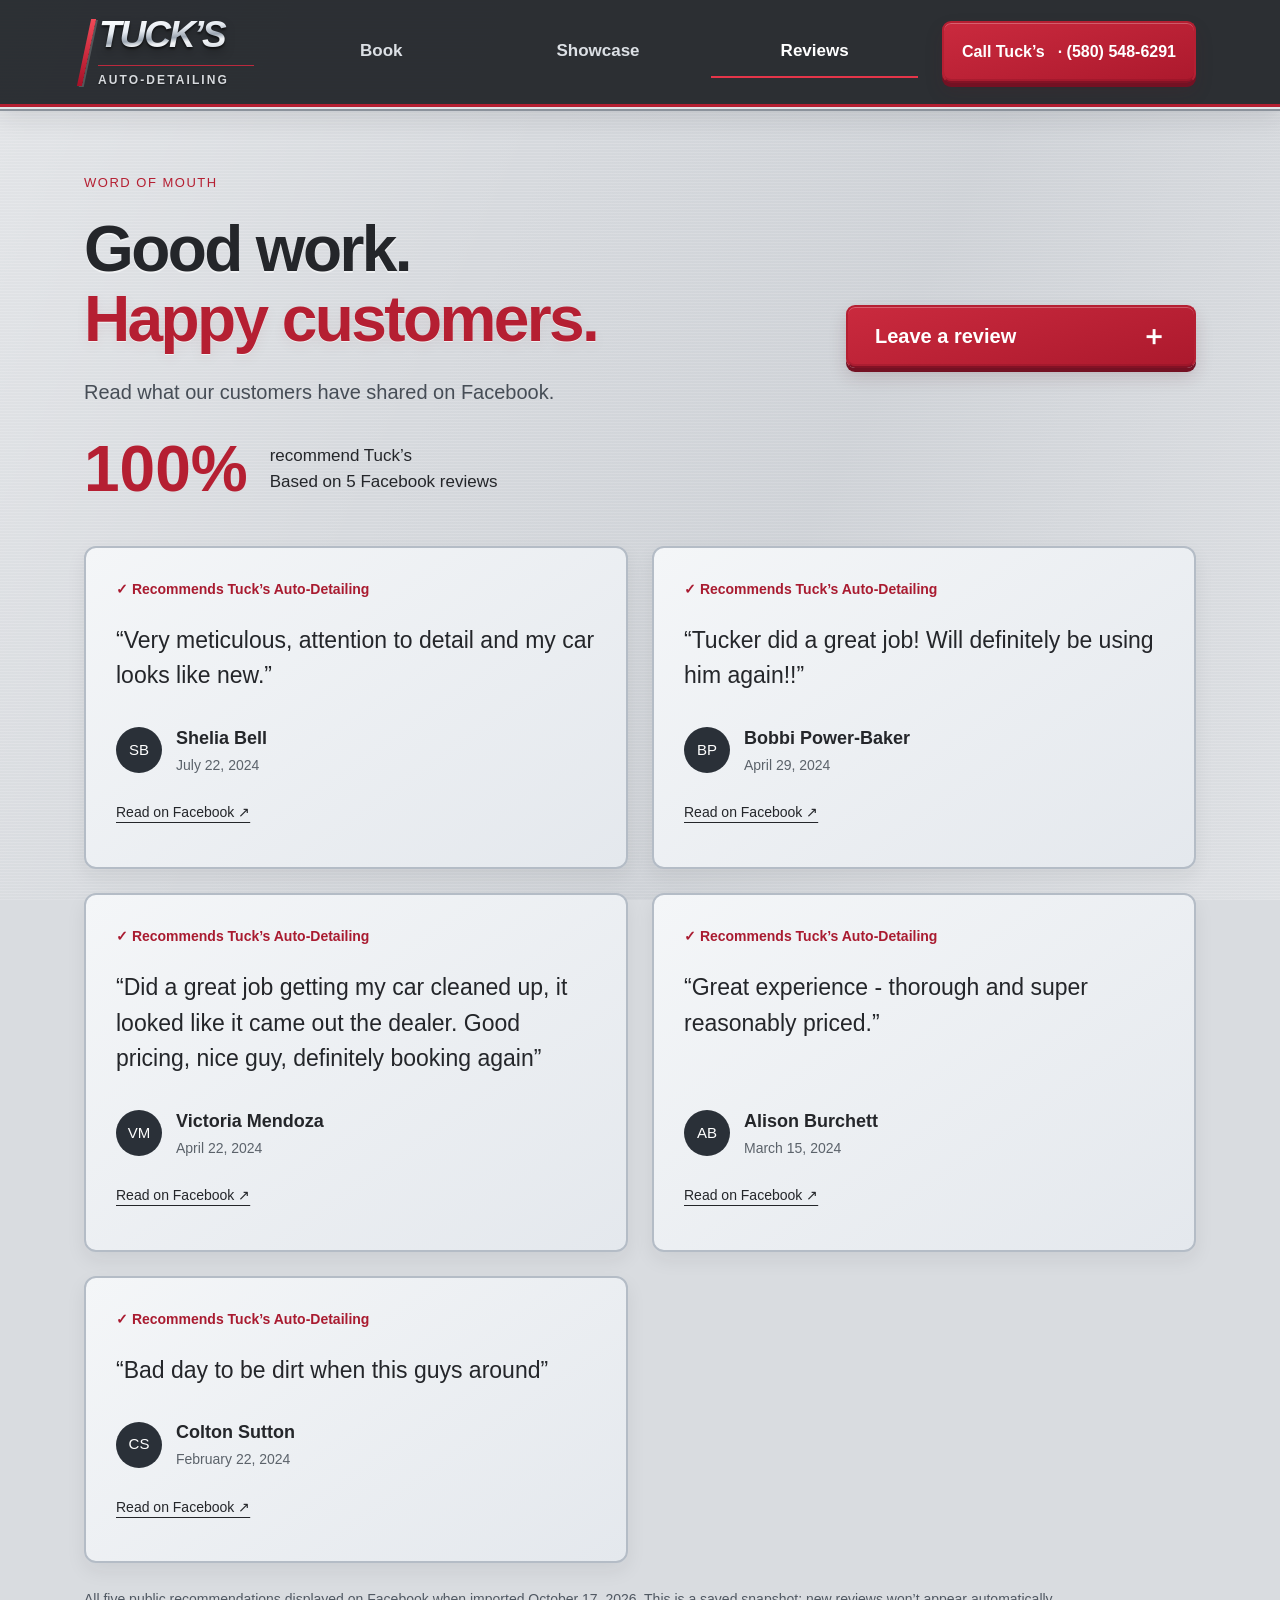
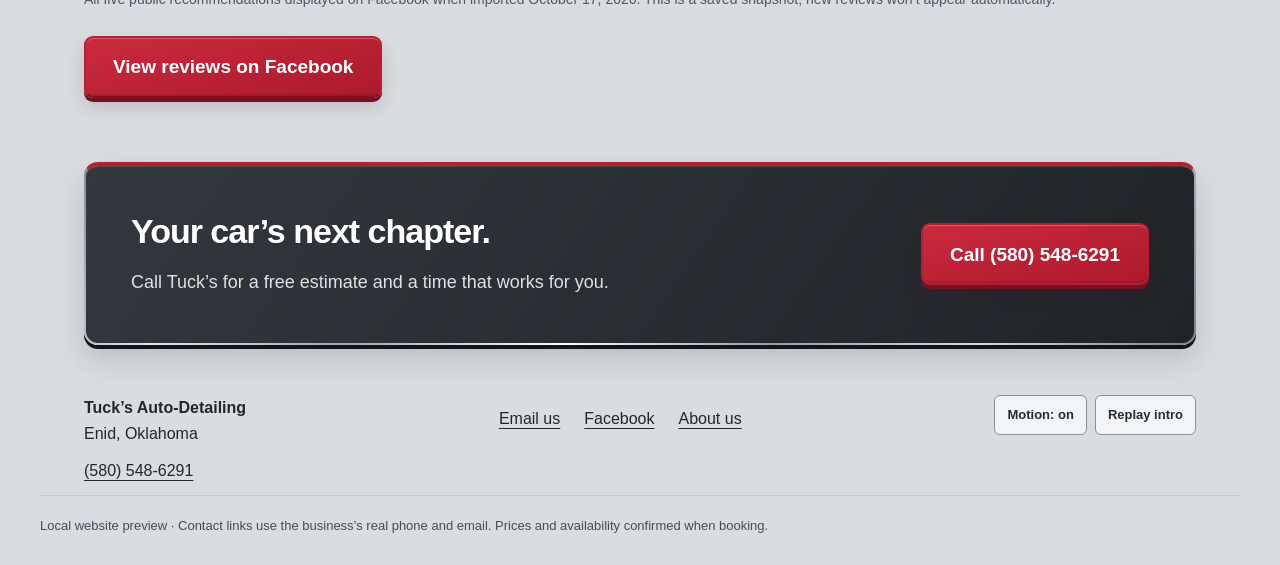
<file: reviews.html>
<!doctype html><html lang="en" data-motion="on"><head><meta charset="utf-8"><meta name="viewport" content="width=device-width,initial-scale=1"><meta name="description" content="Tuck’s Auto-Detailing in Enid, Oklahoma. Interior detailing, mobile service, and free estimates."><title>Reviews | Tuck’s Auto-Detailing</title><link rel="stylesheet" href="styles.css"></head><body><header class="header intro-playing"><div class="wrap header-inner"><a class="brand" href="index.html" aria-label="Tuck’s Auto-Detailing home"><strong>TUCK’S</strong><span>AUTO-DETAILING</span></a><nav class="main-nav" aria-label="Main navigation"><a href="index.html">Book</a><a href="showcase.html">Showcase</a><a href="reviews.html" aria-current="page">Reviews</a></nav><a class="button header-call" href="tel:+15805486291">Call Tuck’s<span class="desktop-number"> · (580) 548-6291</span></a></div></header><main class="wrap"><section class="page-intro review-intro"><div><span class="eyebrow">WORD OF MOUTH</span><h1>Good work.<br><span>Happy customers.</span></h1><p class="lead">Read what our customers have shared on Facebook.</p><div class="review-stat"><strong>100%</strong><span>recommend Tuck’s<br>Based on 5 Facebook reviews</span></div></div><details class="review-choice"><summary class="button">Leave a review <span aria-hidden="true">＋</span></summary><div class="review-choice-menu"><strong>Where would you like to review us?</strong><a href="https://www.google.com/maps/search/?api=1&amp;query=Tuck%27s+Auto-Detailing+Enid+Oklahoma" target="_blank" rel="noopener noreferrer"><span class="choice-mark">G</span><span><b>Google</b><small>Find Tuck’s on Google Maps</small></span><span aria-hidden="true">↗</span></a><a href="https://www.facebook.com/profile.php?id=61556598541101&amp;sk=reviews" target="_blank" rel="noopener noreferrer"><span class="choice-mark">f</span><span><b>Facebook</b><small>Leave a recommendation</small></span><span aria-hidden="true">↗</span></a><a href="mailto:SweetTuck03@gmail.com?subject=Feedback%20for%20Tuck%27s%20Auto-Detailing"><span class="choice-mark">✉</span><span><b>Direct feedback</b><small>Send Tuck’s an email</small></span><span aria-hidden="true">→</span></a></div></details></section><div class="review-grid"><article class="review-card"><div class="recommend">✓ Recommends Tuck’s Auto-Detailing</div><blockquote>“Very meticulous, attention to detail and my car looks like new.”</blockquote><div class="review-author"><span class="avatar" aria-hidden="true">SB</span><div><strong>Shelia Bell</strong><span>July 22, 2024</span></div></div><a class="text-link" href="https://www.facebook.com/shelia.bell.31/posts/pfbid028S9BRZPWaXhqU5VyvBHWyFimAbgVki5kikukpS99qHaEUPwJSN1ivzsTMSSRwf1tl" target="_blank" rel="noopener noreferrer">Read on Facebook ↗</a></article><article class="review-card"><div class="recommend">✓ Recommends Tuck’s Auto-Detailing</div><blockquote>“Tucker did a great job! Will definitely be using him again!!”</blockquote><div class="review-author"><span class="avatar" aria-hidden="true">BP</span><div><strong>Bobbi Power-Baker</strong><span>April 29, 2024</span></div></div><a class="text-link" href="https://www.facebook.com/bobbi.powerbaker/posts/pfbid0315tnsKkyigjem48dhnzBz1ThZbedGDoAhsZd8zvPnLRFg44KvhExFACgwXBZEZ5Jl" target="_blank" rel="noopener noreferrer">Read on Facebook ↗</a></article><article class="review-card"><div class="recommend">✓ Recommends Tuck’s Auto-Detailing</div><blockquote>“Did a great job getting my car cleaned up, it looked like it came out the dealer. Good pricing, nice guy, definitely booking again”</blockquote><div class="review-author"><span class="avatar" aria-hidden="true">VM</span><div><strong>Victoria Mendoza</strong><span>April 22, 2024</span></div></div><a class="text-link" href="https://www.facebook.com/victoria.mendoza.258863/posts/pfbid024FMLM11d48A4TDCnDf7rHV4piXaSpiYS66MBgJGz82ujQeky39xhttEvJFWsPkFl" target="_blank" rel="noopener noreferrer">Read on Facebook ↗</a></article><article class="review-card"><div class="recommend">✓ Recommends Tuck’s Auto-Detailing</div><blockquote>“Great experience - thorough and super reasonably priced.”</blockquote><div class="review-author"><span class="avatar" aria-hidden="true">AB</span><div><strong>Alison Burchett</strong><span>March 15, 2024</span></div></div><a class="text-link" href="https://www.facebook.com/alison.burchett.5/posts/pfbid0ke2yTgLChYvXLqojcvWr1M9iZewrHadYFke4quj5GBYESrBnTeAuF574YZDUrQKFl" target="_blank" rel="noopener noreferrer">Read on Facebook ↗</a></article><article class="review-card"><div class="recommend">✓ Recommends Tuck’s Auto-Detailing</div><blockquote>“Bad day to be dirt when this guys around”</blockquote><div class="review-author"><span class="avatar" aria-hidden="true">CS</span><div><strong>Colton Sutton</strong><span>February 22, 2024</span></div></div><a class="text-link" href="https://www.facebook.com/colton.sutton.9/posts/pfbid02cwh6U9q926ySWcK6WkcVuTPoLvLfqkxwZqYifdUr2sVWBKtt5xrzZUVzU14wWn1Kl" target="_blank" rel="noopener noreferrer">Read on Facebook ↗</a></article></div><p class="review-source">All five public recommendations displayed on Facebook when imported October 17, 2026. This is a saved snapshot; new reviews won’t appear automatically.</p><a class="button" href="https://www.facebook.com/profile.php?id=61556598541101&sk=reviews" target="_blank" rel="noopener noreferrer">View reviews on Facebook</a><section class="contact"><div><h2>Your car’s next chapter.</h2><p>Call Tuck’s for a free estimate and a time that works for you.</p></div><a class="button" href="tel:+15805486291">Call (580) 548-6291</a></section></main><footer class="site-footer wrap"><div><strong>Tuck’s Auto-Detailing</strong><br>Enid, Oklahoma<br><a href="tel:+15805486291">(580) 548-6291</a></div><div class="footer-links"><a href="mailto:SweetTuck03@gmail.com">Email us</a><a href="https://www.facebook.com/profile.php?id=61556598541101" target="_blank" rel="noopener noreferrer">Facebook</a><a href="index.html#about">About us</a></div><div class="preview-controls"><button id="motion-toggle" type="button" aria-pressed="true">Motion: on</button><button id="motion-replay" type="button">Replay intro</button></div></footer><div class="wrap note">Local website preview · Contact links use the business’s real phone and email. Prices and availability confirmed when booking.</div><div class="mobile-call"><a class="button" href="tel:+15805486291">Call Tuck’s · (580) 548-6291</a></div><script src="site.js" defer></script></body></html>
</file>
<file: styles.css>
:root{--charcoal:#24262a;--red:#b51f32;--silver:#eceef0;--paper:#f4f4f5;--muted:#555960;--line:#c8cbcf}*{box-sizing:border-box}html{scroll-behavior:smooth;scroll-padding-top:130px}body{margin:0;background:var(--paper);color:var(--charcoal);font:18px/1.65 Arial,Helvetica,sans-serif}a{color:inherit}a:focus-visible{outline:4px solid #a7192b;outline-offset:5px}.preview{text-align:center;background:#e1e3e6;padding:7px 18px;font-size:13px}.wrap{max-width:1200px;margin:auto;padding:0 44px}.header{position:sticky;top:0;background:rgba(244,244,245,.98);z-index:5;border-bottom:1px solid var(--line)}.header-inner{min-height:112px;display:flex;align-items:center;justify-content:space-between;gap:25px}.brand{text-decoration:none;line-height:1.1}.brand strong{font-size:34px;letter-spacing:-1.5px;display:block}.brand span{display:block;font-size:15px;letter-spacing:1px;margin-top:8px}.button{display:inline-flex;min-height:62px;padding:16px 27px;gap:13px;align-items:center;justify-content:center;border-radius:9px;background:var(--red);color:#fff;font-size:19px;font-weight:700;text-decoration:none;border:2px solid var(--red);line-height:1.35;transition:background .15s}.button:hover{background:#941729;border-color:#941729}.button svg{width:23px;height:23px;flex-shrink:0}.header-call{font-size:18px}.hero{padding:72px 0 62px;display:grid;grid-template-columns:1.2fr 1fr;align-items:center;gap:64px}.location{font-size:16px;font-weight:700;display:flex;gap:10px;align-items:center;color:var(--red)}.location:before{content:'';width:8px;height:8px;border-radius:50%;background:var(--red)}h1{font-size:clamp(42px,4.6vw,62px);font-weight:700;line-height:1.08;letter-spacing:-2.5px;margin:22px 0}h1 span{color:var(--red)}.lead{color:var(--muted);font-size:20px;line-height:1.6;max-width:510px;margin-bottom:29px}.hero-call{width:100%;max-width:410px;font-size:23px;padding:21px 22px;min-height:80px}.hero-call span{display:block}.hero-call small{display:block;font-size:20px;font-weight:400;letter-spacing:.5px;margin-top:4px}.support{font-size:16px;color:var(--muted);margin:13px 0 20px}.text-link{display:inline-flex;align-items:center;min-height:48px;font-size:17px;text-underline-offset:5px}.appointment{background:white;border:1px solid var(--line);border-radius:14px;padding:35px;box-shadow:0 14px 40px #24262a08}.appointment-label{font-size:15px;color:var(--red);font-weight:700;margin:0 0 14px}.appointment h2{font-size:29px;line-height:1.2;letter-spacing:-.8px}.appointment p{color:var(--muted);margin:16px 0 24px}.options{list-style:none;padding:0;margin:0}.options li{padding:15px 0;border-top:1px solid var(--line);display:flex;gap:15px;align-items:start}.check{color:var(--red);font-weight:700}.options strong{display:block;font-size:18px}.options small{font-size:16px;color:var(--muted);display:block;line-height:1.5;margin-top:3px}.trust{border-top:1px solid var(--line);border-bottom:1px solid var(--line);padding:23px 0;display:flex;justify-content:space-between;gap:25px;font-size:16px}.trust strong{color:var(--red)}section{scroll-margin-top:130px}.services{padding:65px 0}h2{font-size:38px;letter-spacing:-1px;line-height:1.2;margin:0 0 16px}.intro{color:var(--muted);max-width:680px;margin:0 0 30px}.cards{display:grid;grid-template-columns:repeat(3,1fr);gap:20px}.card{border:1px solid var(--line);border-radius:12px;padding:28px;background:#fff}.card .label{color:var(--red);font-size:15px;margin-bottom:20px}.card h3{font-size:23px;line-height:1.25;margin:0 0 12px}.card p{color:var(--muted);font-size:18px;margin:0;line-height:1.6}.process{background:var(--silver);padding:40px;border-radius:14px;display:grid;grid-template-columns:.9fr 1.1fr;gap:50px}.process p{color:var(--muted);margin-bottom:0}.steps{list-style:none;padding:0;margin:0;display:grid;gap:24px}.steps li{display:flex;gap:17px}.number{flex-shrink:0;display:flex;align-items:center;justify-content:center;width:38px;height:38px;border:1px solid #aeb2b8;border-radius:50%;font-size:16px;color:var(--red)}.steps strong{font-size:19px}.steps p{font-size:17px;margin:5px 0 0}.contact{background:var(--charcoal);color:#fff;padding:45px;border-radius:14px;margin:64px 0 35px;display:flex;justify-content:space-between;align-items:center;gap:35px}.contact h2{font-size:34px}.contact p{font-size:18px;color:#e0e1e4;margin:0}.contact .button{background:#f4f4f5;border-color:#f4f4f5;color:var(--charcoal);white-space:nowrap}.contact .button:hover{background:#e2e3e6;border-color:#e2e3e6}footer{padding-bottom:30px;display:flex;justify-content:space-between;gap:22px;font-size:16px}footer a{display:inline-flex;align-items:center;min-height:48px;text-underline-offset:4px}.footer-links{display:flex;gap:24px;flex-wrap:wrap}.note{border-top:1px solid var(--line);padding:20px 0 28px;font-size:13px;color:var(--muted);line-height:1.6}.mobile-call{display:none}.phone-icon{fill:none;stroke:currentColor;stroke-width:1.8;stroke-linecap:round;stroke-linejoin:round}@media(max-width:900px){.wrap{padding:0 25px}.hero{gap:30px;grid-template-columns:1.1fr 1fr}.appointment{padding:25px}.header-call{font-size:16px;padding:14px 18px}.cards{gap:14px}.card{padding:23px}.trust{flex-wrap:wrap;gap:10px 24px}.contact{align-items:start;flex-direction:column}}@media(max-width:680px){html{scroll-padding-top:110px}body{font-size:18px;padding-bottom:100px}.preview{font-size:12px}.wrap{padding:0 21px}.header-inner{min-height:88px;gap:12px}.brand strong{font-size:28px}.brand span{font-size:11px;letter-spacing:.6px}.header-call{min-height:52px;font-size:16px;padding:12px 14px}.header-call .desktop-number{display:none}.hero{padding:35px 0;grid-template-columns:1fr;gap:30px}h1{font-size:44px;letter-spacing:-1.8px}.lead{font-size:19px}.hero-call{max-width:none}.appointment{padding:26px}.trust{display:grid;font-size:16px;padding:21px 0;gap:11px}.services{padding:42px 0}h2{font-size:32px}.cards{grid-template-columns:1fr;gap:15px}.card{padding:26px}.card .label{margin-bottom:10px}.process{grid-template-columns:1fr;gap:28px;padding:27px}.contact{margin:40px 0 25px;padding:29px 25px;gap:23px}.contact h2{font-size:30px}.contact .button{width:100%;white-space:normal;font-size:18px;padding:18px 15px}footer{display:block}.footer-links{display:block;margin-top:15px}.footer-links a{display:flex;overflow-wrap:anywhere;font-size:16px}.mobile-call{display:block;position:fixed;bottom:0;left:0;right:0;z-index:10;padding:10px 18px calc(10px + env(safe-area-inset-bottom));background:#f4f4f5;border-top:1px solid var(--line);box-shadow:0 -4px 20px #24262a0d}.mobile-call .button{width:100%;min-height:60px;font-size:18px}.note{padding-bottom:20px}}@media(prefers-reduced-motion:reduce){html{scroll-behavior:auto}.button{transition:none}}@media print{.header{position:static}.mobile-call{display:none}body{padding-bottom:0}.hero{padding:30px 0}.services{padding:30px 0}.card,.process,.contact{break-inside:avoid}.contact{margin:30px 0}body{-webkit-print-color-adjust:exact;print-color-adjust:exact}}

.video-card{background:#fff;border:1px solid var(--line);border-radius:14px;padding:20px;text-align:center}.video-card h2{font-size:24px}.video-card iframe{width:100%;max-width:310px;height:440px;border:0;border-radius:8px;background:#eceef0}.video-card p{font-size:15px;margin:10px 0 0}.secondary{background:transparent;color:var(--red);width:100%;max-width:410px;margin-top:14px}.secondary:hover{background:var(--silver);color:var(--red)}.price{font-size:36px;font-weight:700;line-height:1.3;margin:16px 0;color:var(--red)}.price small{display:block;font-size:16px;font-weight:400;color:var(--muted)}.card .button{margin-top:24px;width:100%;font-size:17px}.disaster{margin-top:22px;padding:26px;border:1px solid var(--line);border-radius:12px;background:var(--silver)}.disaster h3{margin:0;font-size:24px}.disaster p{margin:10px 0 20px}.quote{padding:40px;border:1px solid var(--line);border-radius:14px;margin:0 0 48px;background:white}.quote-grid{display:grid;grid-template-columns:1fr 1fr;gap:35px}.quote fieldset{border:0;margin:0 0 25px;padding:0}.quote legend,.field-label{font-size:20px;font-weight:700;margin-bottom:12px;display:block}.quote select{width:100%;min-height:58px;border:1px solid #7c8188;border-radius:8px;padding:12px;font:inherit;background:white;color:var(--charcoal)}.addon{display:flex;align-items:center;gap:13px;min-height:65px;border:1px solid var(--line);padding:14px;border-radius:8px;margin-bottom:10px;cursor:pointer}.addon:has(input:checked){background:var(--silver);border-color:var(--red)}input[type=checkbox]{width:24px;height:24px;accent-color:var(--red);flex-shrink:0}.quote-result{background:var(--silver);border-radius:12px;padding:27px;align-self:start}.quote-result h3{margin:0;font-size:24px}.quote-result ul{padding-left:22px;font-size:17px}.quote-result .button{width:100%;margin-top:12px;font-size:18px}.quote-result p{font-size:16px}.quote-note{font-size:15px;color:var(--muted)}select:focus-visible,input:focus-visible,button:focus-visible{outline:3px solid #a7192b;outline-offset:4px}button.button{cursor:pointer;font-family:inherit}.quote-result:focus{outline:3px solid var(--red);outline-offset:5px}@media(max-width:680px){.quote{padding:25px}.quote-grid{grid-template-columns:1fr;gap:22px}.video-card iframe{height:430px}.hero{gap:25px}.secondary{max-width:none}}

/* Brushed-metal trim stays on edges, leaving reading surfaces clean. */
:root{--metal:linear-gradient(120deg,#858b93 0%,#e1e4e8 14%,#a0a6ae 30%,#fafbfc 48%,#979da5 65%,#d5d9de 82%,#7b828b 100%)}
body{background-image:linear-gradient(90deg,#d4d7db 0,transparent 16px,transparent calc(100% - 16px),#d4d7db 100%)}
.header{border-bottom:3px solid var(--red);box-shadow:0 2px 0 #fdfdfd,0 4px 0 #9a9fa6,0 8px 20px #24262a09}
.brand strong{font-style:italic;letter-spacing:-1.2px}.brand span{border-top:2px solid var(--red);padding-top:7px}
.button{box-shadow:inset 0 1px 0 #ffffff30,0 3px 6px #24262a14}
.secondary{border-color:#777c84;color:var(--charcoal);background:linear-gradient(#fafbfc,#e5e7ea);box-shadow:inset 0 1px 0 #fff}
.secondary:hover{background:#dfe2e6;color:var(--charcoal);border-color:var(--red)}
.video-card,.card,.quote{border:2px solid transparent;background:linear-gradient(#fff,#fff) padding-box,var(--metal) border-box;box-shadow:0 8px 20px #24262a08,inset 0 1px 0 white}
.video-card{border-width:4px}
.trust{border-top:1px solid #a1a6ad;border-bottom:1px solid #a1a6ad;box-shadow:0 1px 0 #fff,inset 0 1px 0 #fff}
.process,.disaster{border:2px solid transparent;background:linear-gradient(#eceef0,#eceef0) padding-box,var(--metal) border-box}
.quote-result{border-top:4px solid var(--red);background:#eff0f2}
.addon:has(input:checked){background:#fcf0f2;border-color:var(--red)}
.number{background:linear-gradient(#fff,#d9dce0);color:var(--charcoal);box-shadow:inset 0 1px 0 white}
.contact{border:2px solid transparent;border-top:4px solid var(--red);background:linear-gradient(#292c31,#202226) padding-box,var(--metal) border-box;box-shadow:0 10px 24px #24262a12}
.contact .button{background:var(--red);border-color:var(--red);color:white}.contact .button:hover{background:#941729;border-color:#941729}
.preview{background:repeating-linear-gradient(0deg,#e5e7ea 0,#e5e7ea 1px,#e0e2e5 1px,#e0e2e5 3px);color:#41454b}
.mobile-call{border-top-color:#9bA0a7}
@media(max-width:680px){body{background-image:none}}

/* Light washed alloy backdrop with quiet brushed grain. */
body{
background-color:#d9dce0;
background-image:linear-gradient(115deg,#ffffff52 0%,transparent 36%,#8b929c18 62%,#ffffff30 100%),repeating-linear-gradient(0deg,#ffffff12 0px,#ffffff12 1px,#69717c08 1px,#69717c08 3px);
background-attachment:fixed;
}
.header{background:#272a2ef7;color:#f5f6f7;box-shadow:0 2px 0 #e2e5e9,0 4px 0 #8c939c,0 8px 24px #20232820}
.brand span{color:#d7dade}.preview{background:repeating-linear-gradient(0deg,#cdd1d6 0,#cdd1d6 1px,#c6cbd1 1px,#c6cbd1 3px);color:#353a41}
.video-card,.card,.quote{background:linear-gradient(140deg,#f0f2f4,#e7eaee) padding-box,var(--metal) border-box;box-shadow:0 9px 25px #272c3410,inset 0 1px 0 #ffffffb0}
.video-card iframe{background:#d4d9df}
.trust{border-color:#a4abb4;box-shadow:0 1px 0 #f4f6f8,inset 0 1px 0 #f4f6f8}
.process,.disaster{background:linear-gradient(130deg,#d3d8de,#e2e5e9) padding-box,var(--metal) border-box}
.quote-result{background:linear-gradient(135deg,#dce0e5,#e6e9ed);box-shadow:inset 0 1px 0 #ffffffb0}
.quote select{background:#f4f5f7;border-color:#8b929c}
.addon{background:#edf0f3;border-color:#b5bdc6}
.addon:has(input:checked){background:#f7e9ec;border-color:var(--red)}
.secondary{background:linear-gradient(#f1f3f5,#d4d9df);border-color:#858c95}
.secondary:hover{background:#cbd1d8;border-color:var(--red)}
.lead,.intro,.card p,.process p,.support,.quote-note,.note{color:#464d56}
.contact{background:linear-gradient(125deg,#34383e,#202328) padding-box,var(--metal) border-box}
.mobile-call{background:#d9dde3f7;box-shadow:0 -4px 22px #24262a18}
@media(max-width:680px){body{background-attachment:scroll}}
@media print{body{background:#d9dce0}}

/* Automotive wordmark and restrained depth. */
.brand{position:relative;padding:3px 0 3px 14px;isolation:isolate}
.brand:before{content:"";position:absolute;left:0;top:6px;bottom:4px;width:5px;transform:skew(-12deg);background:linear-gradient(#f34a58,#a81027);box-shadow:2px 1px 0 #ffffff30}
.brand strong{font-family:"Arial Black","Arial",sans-serif;font-weight:900;font-size:37px;letter-spacing:-2px;font-style:italic;line-height:1.05;color:#edf0f4;background:linear-gradient(175deg,#ffffff 8%,#e6ebf1 34%,#9ca6b2 51%,#f3f5f7 61%,#bcc5d0 90%);-webkit-background-clip:text;background-clip:text;-webkit-text-fill-color:transparent;filter:drop-shadow(0 2px 1px #0009) drop-shadow(0 5px 5px #0004)}
.brand span{font-size:12px;letter-spacing:2.1px;font-weight:700;border-top:1px solid #bb293d;padding-top:8px;margin-top:8px;text-shadow:0 1px 2px #0008}
.hero{position:relative}
.hero:before{content:"";position:absolute;z-index:-1;pointer-events:none;inset:8% -20px 3%;background:radial-gradient(ellipse at 70% 50%,#f9fbfd88,transparent 68%)}
h1{text-shadow:0 2px 0 #ffffff88;letter-spacing:-2.6px}
h1 span{text-shadow:0 1px 0 #ffffffa0,0 4px 14px #83162610}
.button{transition:transform .18s ease,box-shadow .18s ease,background .18s ease;border-bottom-color:#831225;box-shadow:inset 0 1px 0 #ffffff42,inset 0 -2px 0 #6b0d1c38,0 4px 0 #741123,0 9px 17px #4e16252b;background:linear-gradient(165deg,#ca2a3e,#ac192d)}
.button:hover{background:linear-gradient(165deg,#bc2337,#941729);transform:translateY(-2px);box-shadow:inset 0 1px 0 #ffffff42,0 5px 0 #741123,0 12px 21px #4e162536}
.button:active{transform:translateY(2px);box-shadow:inset 0 1px 3px #61122155,0 1px 0 #741123,0 3px 8px #4e162525}
.secondary{background:linear-gradient(165deg,#f9fafc,#d3d9e0);border-color:#929aa4;box-shadow:inset 0 1px 0 #fff,0 2px 0 #a2a9b2,0 5px 10px #252e3b15}
.secondary:hover{background:linear-gradient(165deg,#fff,#dce1e7);box-shadow:inset 0 1px 0 #fff,0 3px 0 #a2a9b2,0 7px 13px #252e3b20}
.video-card{box-shadow:inset 0 1px 0 #fff,0 3px 0 #a5acb5,0 18px 34px #20293620;transform:rotate(.5deg)}
.video-card iframe{box-shadow:inset 0 0 0 1px #0002,0 2px 8px #20293620}
.card{box-shadow:inset 0 1px 0 #fff,0 3px 0 #afb6bf,0 12px 23px #20293614}
.quote{box-shadow:inset 0 1px 0 #fff,0 3px 0 #afb6bf,0 15px 30px #20293618}
.quote-result{box-shadow:inset 0 1px 0 #fff,0 4px 12px #20293613}
.process,.disaster{box-shadow:inset 0 1px 0 #ffffffc0,0 5px 12px #2029360d}
.contact{box-shadow:inset 0 1px 0 #ffffff20,0 4px 0 #11151a,0 15px 28px #20293628}
.contact .button{background:linear-gradient(165deg,#ca2a3e,#ac192d)}
@keyframes call-arrive{0%{transform:translateY(9px) scale(.96)}70%{transform:translateY(-1px) scale(1.012)}100%{transform:translateY(0) scale(1)}}
@media(prefers-reduced-motion:no-preference){
.header-call{animation:call-arrive .48s cubic-bezier(.2,.7,.3,1) .08s backwards}
.hero-call{animation:call-arrive .55s cubic-bezier(.2,.7,.3,1) .18s backwards}
.mobile-call .button{animation:call-arrive .48s cubic-bezier(.2,.7,.3,1) .15s backwards}
}
@media(prefers-reduced-motion:reduce){.button{animation:none;transition:none}.button:hover,.button:active{transform:none}}
@media(max-width:680px){.brand{padding-left:11px}.brand strong{font-size:29px;letter-spacing:-1.6px}.brand span{font-size:10px;letter-spacing:1px}.video-card{transform:none}}
@media print{.button{animation:none;transform:none}.video-card{transform:none}}

/* Allow space for italic glyph overhang within the gradient paint box. */
.brand strong{padding-right:.22em;padding-left:.025em;padding-bottom:.06em;margin-right:-.22em;overflow:visible}
@keyframes package-arrive{
0%{transform:translateY(16px) scale(.94);box-shadow:inset 0 1px 0 #fff,0 2px 0 #a2a9b2,0 0 0 0 #b51f3200}
65%{transform:translateY(-3px) scale(1.035);box-shadow:inset 0 1px 0 #fff,0 3px 0 #a2a9b2,0 0 0 7px #b51f3220}
100%{transform:translateY(0) scale(1);box-shadow:inset 0 1px 0 #fff,0 2px 0 #a2a9b2,0 0 0 12px #b51f3200}
}
@media(prefers-reduced-motion:no-preference){
.package-choice.package-enter{animation:package-arrive .65s cubic-bezier(.2,.7,.25,1) var(--arrival-delay,0ms) backwards}
.package-choice.package-enter:focus-visible{animation:none}
}
@media(prefers-reduced-motion:reduce){.package-choice.package-enter{animation:none}}

/* Entrance motion uses only opacity and transforms: no layout animation. */
@keyframes soft-entrance{
from{opacity:.38;transform:translate3d(0,14px,0) scale(.98)}
to{opacity:1;transform:translate3d(0,0,0) scale(1)}
}
@keyframes header-entrance{
from{opacity:.7;transform:translate3d(0,5px,0)}
to{opacity:1;transform:translate3d(0,0,0)}
}
@media(prefers-reduced-motion:no-preference){
.header-call,.hero-call,.mobile-call .button,.package-choice.package-enter{animation:none}
.motion-enter{animation:soft-entrance 1.1s cubic-bezier(.16,.75,.25,1) var(--entrance-delay,200ms) backwards}
.header-call.motion-enter,.mobile-call .button.motion-enter{animation:header-entrance 1s ease-out var(--entrance-delay,250ms) backwards}
.hero-call.motion-enter,.package-choice.motion-enter{animation:soft-entrance 1.1s cubic-bezier(.16,.75,.25,1) var(--entrance-delay,200ms) backwards}
.motion-enter:hover,.motion-enter:focus-visible{animation:none}
}
@media(prefers-reduced-motion:reduce){.motion-enter{animation:none!important;opacity:1;transform:none}}
.hero>div,.video-card,.quote-grid>div{min-width:0}
@media(max-width:680px){
@keyframes soft-entrance{
from{opacity:.45;transform:translate3d(0,10px,0) scale(.985)}
to{opacity:1;transform:translate3d(0,0,0) scale(1)}
}
.hero-call,.mobile-call .button{line-height:1.4}
.video-card iframe{display:block;max-width:100%;margin:auto}
.quote select{max-width:100%;font-size:16px}
.card .button{min-height:60px}
.header-inner{gap:10px}
}
@media(max-width:360px){.header-call{padding:12px 10px;font-size:15px}.header-call svg{width:18px}.brand strong{font-size:26px}.mobile-call .button{font-size:16px;padding:14px 12px}.quote{padding:20px}.contact .button{font-size:16px}.hero-call{font-size:22px}}
@media print{.motion-enter{animation:none!important;opacity:1;transform:none}}

/* Animate the complete header independently of the button observers. */
@keyframes header-slide-down{
0%{opacity:0;transform:translate3d(0,-105%,0)}
100%{opacity:1;transform:translate3d(0,0,0)}
}
@media(prefers-reduced-motion:no-preference){
.header{animation:header-slide-down 1.15s cubic-bezier(.16,.75,.25,1) .3s both}
.header .header-call,.header .header-call.motion-enter{animation:none}
}
@media(prefers-reduced-motion:reduce){.header{animation:none;opacity:1;transform:none}}
@media print{.header{animation:none;opacity:1;transform:none}}

/* Explicit motion choice for this design preview overrides the OS default. */
html[data-motion="on"] .header{animation:none!important}
html[data-motion="on"] .header.intro-playing{animation:header-slide-down 1.35s cubic-bezier(.22,.65,.3,1) .25s both!important}
html[data-motion="on"] .header .header-call{animation:none!important}
html[data-motion="on"] .motion-enter{animation:soft-entrance 1.1s cubic-bezier(.16,.75,.25,1) var(--entrance-delay,200ms) backwards!important}
html[data-motion="on"] .mobile-call .button.motion-enter{animation:header-entrance 1s ease-out .25s backwards!important}
html[data-motion="off"] .header,html[data-motion="off"] .motion-enter{animation:none!important;opacity:1;transform:none}
.preview{display:flex;justify-content:center;align-items:center;flex-wrap:wrap;gap:8px 18px;padding:8px 16px}
.preview-controls{display:flex;gap:8px}
.preview-controls button{min-height:40px;padding:7px 12px;border:1px solid #89919b;border-radius:6px;color:#282c32;background:#f2f4f6;font:600 13px Arial,sans-serif;cursor:pointer}
.preview-controls button:focus-visible{outline:3px solid #b51f32;outline-offset:3px}
@media(max-width:680px){.preview{font-size:12px;gap:5px}.preview-controls button{min-height:44px}}
@media print{.preview-controls{display:none}html[data-motion="on"] .header.intro-playing,html[data-motion="on"] .motion-enter{animation:none!important;opacity:1;transform:none}}

/* A brief highlight signals a new quote without interrupting reading. */
.quote-result{position:relative;overflow:hidden;isolation:isolate}
.quote-result::after{content:"";position:absolute;inset:0;pointer-events:none;opacity:0;background:linear-gradient(105deg,transparent 20%,#ffffff08 36%,#ffffff70 50%,#ffffff08 64%,transparent 80%);transform:translateX(-100%);z-index:1}
@keyframes quote-renew{from{opacity:.72;transform:translateY(4px)}to{opacity:1;transform:translateY(0)}}
@keyframes quote-glimmer{0%{opacity:0;transform:translateX(-100%)}20%{opacity:.8}100%{opacity:0;transform:translateX(100%)}}
html[data-motion="on"] .quote-result.quote-refresh{animation:quote-renew .55s ease-out both}
html[data-motion="on"] .quote-result.quote-refresh::after{animation:quote-glimmer .5s ease-out both}
html[data-motion="off"] .quote-result.quote-refresh,html[data-motion="off"] .quote-result.quote-refresh::after{animation:none}
@media print{.quote-result::after{display:none}}

/* Multi-page layout */
.header-inner{display:grid;grid-template-columns:170px minmax(280px,1fr) auto;gap:24px;min-height:104px}
.main-nav{display:flex;justify-content:space-evenly;align-items:center;gap:10px}
.main-nav a{flex:1;text-align:center;min-height:48px;padding:11px 9px;color:#dce0e5;text-decoration:none;font-size:17px;font-weight:700;border-bottom:2px solid transparent}
.main-nav a:hover,.main-nav a[aria-current=page]{color:white;border-color:#e53549}
.header-call{font-size:16px;padding:15px 18px}
.site-footer{padding-top:15px;align-items:start}.site-footer .preview-controls{flex-wrap:wrap}
.film-hero{position:relative;isolation:isolate;background:#181b20;min-height:650px;color:white;overflow:hidden;border-bottom:4px solid var(--red)}
.film-hero>video{position:absolute;inset:0;width:100%;height:100%;object-fit:cover;z-index:-3}
.film-shade{position:absolute;inset:0;z-index:-2;background:linear-gradient(90deg,#101318ed 0%,#111419c9 42%,#1114193b 100%)}
.film-copy{padding-top:80px;padding-bottom:95px}
.film-copy h1{font-size:clamp(42px,4.7vw,64px);line-height:1.13;text-shadow:0 3px 12px #0005;letter-spacing:-2.5px}
.film-copy h1 .rotating-line{color:#f2f4f7;text-shadow:none;display:inline-block;white-space:nowrap}
.film-copy .location{color:#e8ebef}.film-copy .location:before{background:#ec354d}
.film-copy .lead{color:#e1e4e9;max-width:560px}
.hero-actions{display:flex;flex-wrap:wrap;gap:16px;align-items:stretch;max-width:620px}
.hero-actions .hero-call{width:275px;max-width:100%;margin:0;padding:16px 24px;font-size:22px}
.hero-actions .secondary{width:auto;max-width:100%;margin:0;min-height:80px}
.text-action{width:100%;color:#e4e8ed;font-size:16px;text-underline-offset:5px;padding:10px 0;min-height:44px}
.film-control{position:absolute;bottom:24px;right:35px;border:1px solid #a4abb3;background:#14181ed9;color:white;padding:11px 15px;min-height:44px;border-radius:7px;cursor:pointer;font:600 14px Arial}
.film-caption{position:absolute;bottom:30px;left:max(44px,calc((100% - 1112px)/2));color:#d9dce1;font-size:12px;letter-spacing:1px;max-width:55%}
.flip-wrap{display:inline-block;vertical-align:bottom;overflow:hidden;perspective:500px;transition:width .42s cubic-bezier(.22,.65,.3,1);padding:0 .025em}
#flip-word{display:inline-block;color:#ff6a7b;transform-origin:50% 50%;white-space:nowrap}
.flip-measure{position:absolute;visibility:hidden;pointer-events:none;white-space:nowrap;font:inherit;letter-spacing:inherit}
html[data-motion=on] #flip-word.flip-out{animation:word-out .2s ease-in both}
html[data-motion=on] #flip-word.flip-in{animation:word-in .28s ease-out both}
@keyframes word-out{to{opacity:0;transform:translateY(-55%) rotateX(55deg)}}
@keyframes word-in{from{opacity:0;transform:translateY(55%) rotateX(-55deg)}to{opacity:1;transform:none}}
.button:not(.secondary){position:relative;overflow:hidden;isolation:isolate}
.button:not(.secondary)::after{content:"";position:absolute;inset:-20%;background:linear-gradient(110deg,transparent 35%,#ffffff80 50%,transparent 65%);opacity:0;transform:translateX(-100%);pointer-events:none}
html[data-motion=on] .button.button-glint::after{animation:button-glint .65s ease-out}
@keyframes button-glint{0%{opacity:0;transform:translateX(-100%)}20%{opacity:.8}100%{opacity:0;transform:translateX(100%)}}
html[data-motion=off] .button::after{animation:none!important;opacity:0}
.section-space{margin:60px 0}
.editorial,.about{display:grid;grid-template-columns:1fr 1fr;gap:48px;align-items:center}
figure{margin:0}figure img{display:block;max-width:100%;height:auto}figcaption{font-size:14px;color:var(--muted);padding:13px 0}
.editorial figure img{border-radius:12px;box-shadow:0 10px 30px #2224}
.editorial p,.about p{color:#464d56}.eyebrow{color:var(--red);font-size:13px;letter-spacing:1.5px;display:block;margin-bottom:15px}
.about{background:#e9ecf0;border:2px solid #b8c0c9;border-radius:14px;padding:28px;gap:35px}
.about img{border-radius:9px;max-height:430px;width:100%;object-fit:cover}
.about .button{font-size:17px}
.gti-panel{position:relative;min-height:400px;border-radius:14px;overflow:hidden;isolation:isolate;background:#11151b;color:white;padding:45px}
.gti-panel>img{position:absolute;inset:0;width:100%;height:100%;object-fit:cover;z-index:-2}
.gti-panel:before{content:"";position:absolute;inset:0;background:linear-gradient(90deg,#10151bf0,#10151bb8 55%,#10151b45);z-index:-1}
.gti-panel .eyebrow{color:#ff8794}.gti-panel .image-credit{font-size:11px;line-height:1.5;color:#d7dde3;margin:35px 0 0;max-width:600px}
.page-intro{padding:65px 0 45px}.page-intro h1{font-size:clamp(42px,5vw,68px)}
.portrait-feature{display:grid;grid-template-columns:minmax(270px,390px) minmax(0,1fr);max-width:940px;margin:0 auto 58px;background:#171b21;border:2px solid #444b54;border-radius:16px;overflow:hidden;box-shadow:0 20px 42px #20242a38;position:relative}
.portrait-feature:before{content:"";position:absolute;inset:0;background:linear-gradient(125deg,transparent 55%,#db223b17);pointer-events:none}
.portrait-frame{margin:26px 0 26px 34px;position:relative;z-index:1;border:1px solid #737b85;border-radius:12px;overflow:hidden;background:#080a0d;box-shadow:0 16px 34px #0008;aspect-ratio:9/16}
.portrait-frame:after{content:"";position:absolute;inset:0;border:1px solid #ffffff1c;border-radius:11px;pointer-events:none}
.portrait-frame video{display:block;width:100%;height:100%;object-fit:cover;background:#080a0d}
.portrait-copy{padding:38px 44px 40px 48px;color:white;display:flex;flex-direction:column;justify-content:space-between;position:relative;z-index:1}
.portrait-index{font-size:12px;letter-spacing:2px;color:#aeb5bd}.portrait-copy .eyebrow{color:#ff697b}.portrait-copy h2{font-size:clamp(34px,4vw,54px);line-height:1.05;margin:0 0 20px}.portrait-copy p{color:#cbd0d6;max-width:390px;font-size:18px;line-height:1.6}
.portrait-rule{height:4px;width:110px;background:linear-gradient(90deg,var(--red),#ee6173);box-shadow:0 0 18px #db223b88}
.showcase-grid{display:grid;grid-template-columns:1.2fr 1fr;gap:28px}
.showcase-grid figure,.showcase-note{background:#edf0f3;border:2px solid #b6bec7;border-radius:14px;overflow:hidden}
.showcase-wide{grid-column:1/-1}.showcase-grid video{width:100%;max-height:630px;background:#15191e;display:block}
.showcase-grid img{width:100%;height:350px;object-fit:cover}
.showcase-grid figcaption{padding:22px}.showcase-grid figcaption strong,.showcase-grid figcaption span{display:block}.showcase-grid figcaption strong{font-size:20px;color:var(--charcoal);margin-bottom:6px}
.showcase-note{padding:35px}.showcase-note .button{font-size:17px}
.review-stat{display:flex;align-items:center;gap:22px;margin-top:25px}.review-stat strong{color:var(--red);font-size:64px;line-height:1}.review-stat span{font-size:17px;line-height:1.5}
.review-intro{display:grid;grid-template-columns:minmax(0,1fr) 350px;gap:55px;align-items:center}
.review-choice{position:relative;z-index:5}.review-choice summary{list-style:none;display:flex;justify-content:space-between;align-items:center;gap:25px;width:100%;font-size:20px;cursor:pointer}.review-choice summary::-webkit-details-marker{display:none}.review-choice summary span{font-size:27px;line-height:.7;transition:transform .25s ease}.review-choice[open] summary span{transform:rotate(45deg)}
.review-choice-menu{position:absolute;top:calc(100% + 12px);right:0;width:100%;background:#181c22;color:white;border:1px solid #59616b;border-radius:12px;padding:22px;box-shadow:0 18px 35px #16191f55}
.review-choice-menu>strong{display:block;font-size:15px;margin:0 0 12px;color:#dce0e5}.review-choice-menu a{display:grid;grid-template-columns:42px 1fr auto;gap:12px;align-items:center;color:white;text-decoration:none;padding:13px 8px;border-top:1px solid #ffffff17}.review-choice-menu a:hover{background:#ffffff09}.review-choice-menu b,.review-choice-menu small{display:block}.review-choice-menu small{color:#aeb6c0;margin-top:3px}.choice-mark{width:36px;height:36px;border-radius:50%;display:grid;place-items:center;background:#edf0f3;color:#b11b30;font-size:18px;font-weight:800}
.review-grid{display:grid;grid-template-columns:1fr 1fr;gap:24px}.review-card{background:linear-gradient(145deg,#f4f6f8,#e4e8ed);border:2px solid #b4bcc6;border-radius:12px;padding:30px;box-shadow:0 8px 20px #2221;display:flex;flex-direction:column}
.recommend{color:#a91b30;font-size:14px;font-weight:700}
blockquote{font-size:23px;line-height:1.55;margin:22px 0 30px;flex:1}
.review-author{display:flex;gap:14px;align-items:center}.review-author strong,.review-author span:not(.avatar){display:block}.review-author div>span{font-size:14px;color:#5b626a}.avatar{width:46px;height:46px;border-radius:50%;background:#2a3038;color:white;display:grid;place-items:center;font-size:15px}
.review-card .text-link{font-size:14px;margin-top:12px}.review-source{font-size:14px;color:#505862;margin:25px 0}
@media(max-width:1100px){.header-inner{grid-template-columns:145px 1fr auto;gap:15px}.header-call .desktop-number{display:none}.main-nav a{font-size:16px}.brand strong{font-size:32px}}
@media(max-width:760px){
.header-inner{grid-template-columns:1fr auto;gap:5px 15px;padding-top:12px;padding-bottom:0;min-height:125px}
.main-nav{grid-column:1/-1;grid-row:2;gap:16px}.main-nav a{padding:8px;min-height:44px;font-size:15px}
.header-call{min-height:50px;padding:12px 16px}.brand{max-width:155px}.brand strong{font-size:30px}
html{scroll-padding-top:150px}section{scroll-margin-top:150px}
.film-hero{min-height:610px}.film-copy{padding-top:45px;padding-bottom:110px}.film-copy h1{font-size:clamp(27px,6.8vw,48px);letter-spacing:-1.3px}.film-copy .lead{font-size:18px}
.hero-actions{gap:14px}.hero-actions .hero-call{width:100%;max-width:400px}.hero-actions .secondary{width:100%;max-width:400px;min-height:58px}.text-action{font-size:15px}
.film-shade{background:linear-gradient(90deg,#11151be8,#11151b96)}
.film-control{right:20px;bottom:25px}.film-caption{left:22px;font-size:10px;max-width:50%}
.editorial,.about{grid-template-columns:1fr;gap:25px}.about{padding:22px}.about img{max-height:420px}
.gti-panel{padding:30px 25px}.gti-panel h2{font-size:31px}.gti-panel .button{font-size:16px}
.section-space{margin:40px 0}.portrait-feature{grid-template-columns:1fr;margin-bottom:42px}.portrait-frame{width:min(72vw,340px);margin:24px auto 0}.portrait-copy{padding:28px 26px 32px;gap:28px}.portrait-copy h2{font-size:35px}.portrait-copy p{font-size:17px}.showcase-grid,.review-grid{grid-template-columns:1fr}.showcase-wide{grid-column:auto}.review-intro{grid-template-columns:1fr;gap:28px}.review-choice{max-width:400px}.review-choice-menu{position:relative;top:10px;margin-bottom:10px}
.showcase-grid img{height:auto}.showcase-note{padding:27px}.review-card{padding:25px}blockquote{font-size:21px}.page-intro{padding:40px 0 30px}
.site-footer{display:block}.site-footer .preview-controls{margin-top:18px}
}
@media print{.film-hero>video{display:none}.film-hero{background:#252a32}.film-control{display:none}.header-inner{display:flex}.main-nav{display:none}.button::after{display:none}#flip-word{animation:none!important}.review-card{break-inside:avoid}}
</file>
